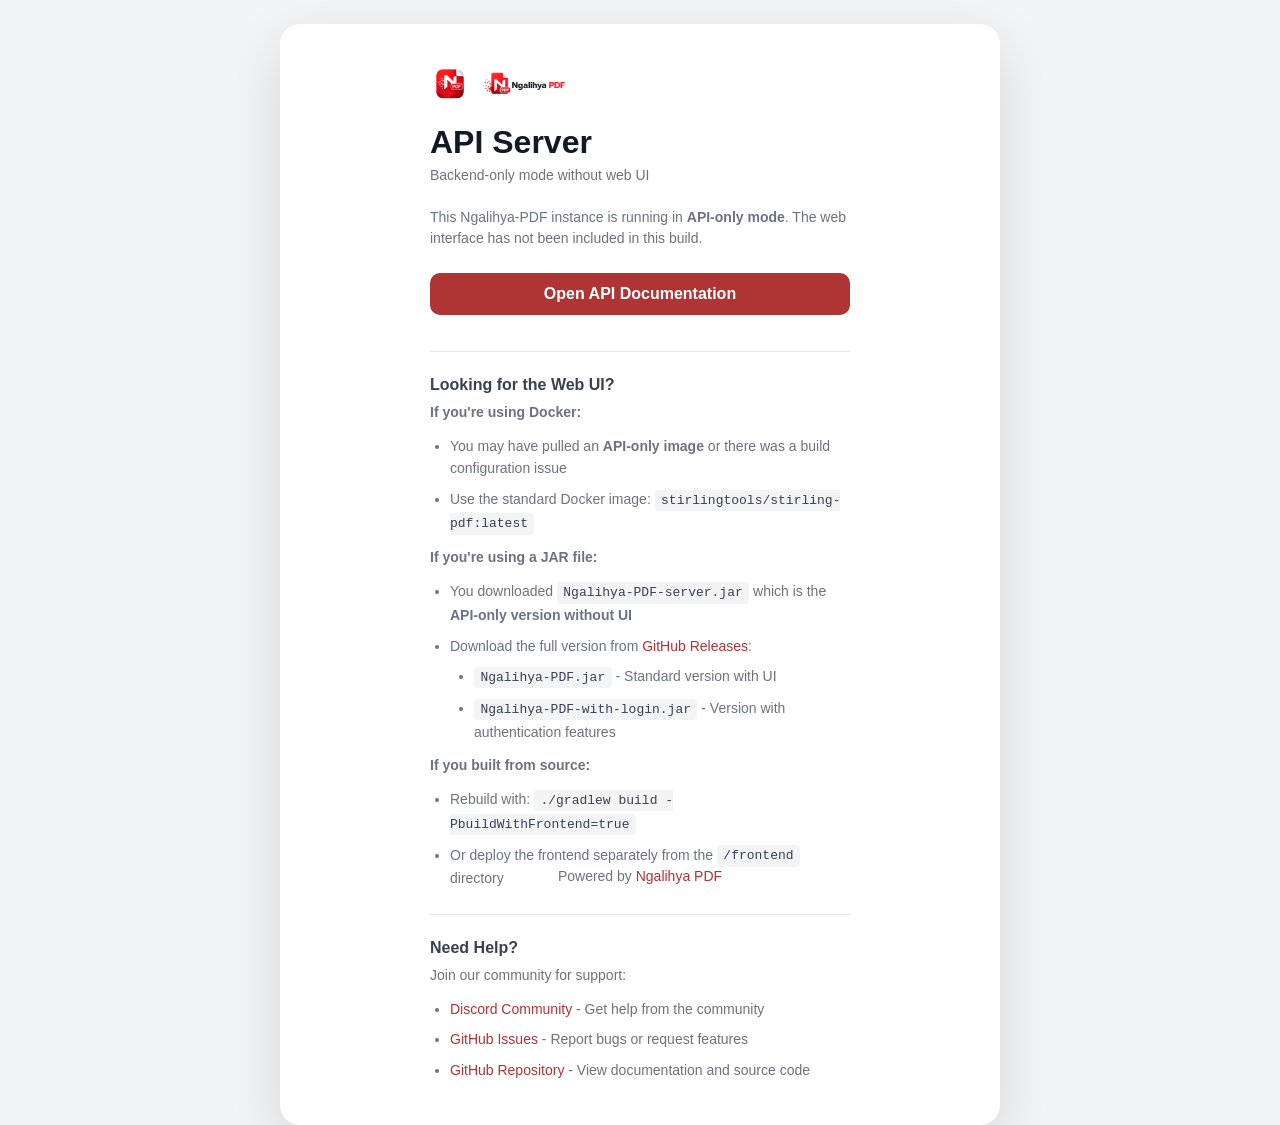
<file: app/core/src/main/resources/static/api-landing.html>
<!DOCTYPE html>
<html lang="en">
<head>
    <meta charset="utf-8">
    <meta name="description" content="Ngalihya-PDF API Server">
    <meta name="viewport" content="width=device-width, initial-scale=1.0">
    <title>Ngalihya-PDF - API Server</title>

    <!-- Icons -->
    <link rel="apple-touch-icon" sizes="180x180" href="apple-touch-icon.png">
    <link rel="icon" type="image/png" sizes="32x32" href="favicon-32x32.png">
    <link rel="icon" type="image/png" sizes="16x16" href="favicon-16x16.png">
    <link rel="shortcut icon" href="favicon.ico">

    <style>
        * {
            margin: 0;
            padding: 0;
            box-sizing: border-box;
        }

        body {
            font-family: -apple-system, BlinkMacSystemFont, "Segoe UI", Roboto, sans-serif;
            background-color: #f3f4f6;
            min-height: 100vh;
            display: flex;
            flex-direction: column;
            align-items: center;
            justify-content: center;
            padding: 1.5rem 1.5rem 0;
            overflow: auto;
        }

        .auth-card {
            width: min(45rem, 96vw);
            background-color: #ffffff;
            border-radius: 1.25rem;
            box-shadow: 0 1.25rem 3.75rem rgba(0, 0, 0, 0.12);
            overflow: hidden;
            display: flex;
            align-items: center;
            justify-content: center;
            padding: 2rem;
        }

        .auth-content {
            max-width: 26.25rem;
            width: 100%;
        }

        .login-header {
            margin-bottom: 1.5rem;
            margin-top: 0.5rem;
        }

        .login-header-logos {
            display: flex;
            align-items: center;
            gap: 0.75rem;
            margin-bottom: 1.25rem;
        }

        .login-logo-icon {
            width: 2.5rem;
            height: 2.5rem;
            border-radius: 0.5rem;
        }

        .login-logo-text {
            height: 2rem;
        }

        .login-title {
            font-size: 2rem;
            font-weight: 800;
            color: #111827;
            margin: 0 0 0.375rem;
        }

        .login-subtitle {
            color: #6b7280;
            font-size: 0.875rem;
            margin: 0;
        }

        .section {
            margin: 1.5rem 0 0.75rem;
        }

        .section-title {
            font-size: 1rem;
            font-weight: 600;
            color: #374151;
            margin-bottom: 0.5rem;
        }

        .section-text {
            font-size: 0.875rem;
            color: #6b7280;
            line-height: 1.5;
            margin-bottom: 0.75rem;
        }

        .section-list {
            font-size: 0.875rem;
            color: #6b7280;
            line-height: 1.6;
            margin-left: 1.25rem;
            margin-bottom: 0.75rem;
        }

        .section-list li {
            margin-bottom: 0.5rem;
        }

        .section-list a,
        .section-text a {
            color: #AF3434;
            text-decoration: none;
            font-weight: 500;
        }

        .section-list a:hover,
        .section-text a:hover {
            text-decoration: underline;
        }

        .code-inline {
            background-color: #f3f4f6;
            padding: 0.2rem 0.4rem;
            border-radius: 0.25rem;
            font-family: 'Courier New', monospace;
            font-size: 0.8125rem;
            color: #374151;
        }

        .cta-button {
            width: 100%;
            padding: 0.75rem 1rem;
            background-color: #AF3434;
            color: white;
            border: none;
            border-radius: 0.625rem;
            font-size: 1rem;
            font-weight: 600;
            cursor: pointer;
            text-decoration: none;
            display: inline-block;
            text-align: center;
            transition: background-color 0.2s;
            margin: 0.75rem 0;
        }

        .cta-button:hover {
            background-color: #9a2e2e;
        }

        .divider {
            margin: 1.5rem 0;
            border: 0;
            border-top: 1px solid #e5e7eb;
        }

        .footer-link {
            font-size: 0.875rem;
            color: #6b7280;
            text-align: center;
            display: block;
            margin-top: 1rem;
            text-decoration: none;
        }

        .footer-link:hover {
            color: #374151;
            text-decoration: underline;
        }

        .footer {
            position: fixed;
            bottom: 0;
            left: 0;
            right: 0;
            width: 100%;
            text-align: center;
            padding: 1rem;
            font-size: 0.875rem;
            color: #6b7280;
            background-color: transparent;
            z-index: 10;
        }

        .footer a {
            color: #AF3434;
            text-decoration: none;
        }

        .footer a:hover {
            text-decoration: underline;
        }
    </style>
</head>

<body>
    <div class="auth-card">
        <div class="auth-content">
            <div class="login-header">
                <div class="login-header-logos">
                    <img src="favicon.svg" alt="Ngalihya PDF" class="login-logo-icon">
                    <img src="api-wordmark.svg" alt="Ngalihya PDF" class="login-logo-text">
                </div>
                <h1 class="login-title">API Server</h1>
                <p class="login-subtitle">Backend-only mode without web UI</p>
            </div>

            <div class="section">
                <p class="section-text">
                    This Ngalihya-PDF instance is running in <strong>API-only mode</strong>. The web interface has not been included in this build.
                </p>
            </div>

            <a href="swagger-ui/index.html" class="cta-button">Open API Documentation</a>

            <hr class="divider">

            <div class="section">
                <h2 class="section-title">Looking for the Web UI?</h2>

                <p class="section-text"><strong>If you're using Docker:</strong></p>
                <ul class="section-list">
                    <li>You may have pulled an <strong>API-only image</strong> or there was a build configuration issue</li>
                    <li>Use the standard Docker image: <code class="code-inline">stirlingtools/stirling-pdf:latest</code></li>
                </ul>

                <p class="section-text"><strong>If you're using a JAR file:</strong></p>
                <ul class="section-list">
                    <li>You downloaded <code class="code-inline">Ngalihya-PDF-server.jar</code> which is the <strong>API-only version without UI</strong></li>
                    <li>Download the full version from <a href="https://github.com/Stirling-Tools/Ngalihya-PDF/releases" target="_blank">GitHub Releases</a>:</li>
                    <li style="margin-left: 1.5rem;"><code class="code-inline">Ngalihya-PDF.jar</code> - Standard version with UI</li>
                    <li style="margin-left: 1.5rem;"><code class="code-inline">Ngalihya-PDF-with-login.jar</code> - Version with authentication features</li>
                </ul>

                <p class="section-text"><strong>If you built from source:</strong></p>
                <ul class="section-list">
                    <li>Rebuild with: <code class="code-inline">./gradlew build -PbuildWithFrontend=true</code></li>
                    <li>Or deploy the frontend separately from the <code class="code-inline">/frontend</code> directory</li>
                </ul>
            </div>

            <hr class="divider">

            <div class="section">
                <h2 class="section-title">Need Help?</h2>
                <p class="section-text">Join our community for support:</p>
                <ul class="section-list">
                    <li><a href="https://discord.gg/Cn8pWhQRxZ" target="_blank">Discord Community</a> - Get help from the community</li>
                    <li><a href="https://github.com/Stirling-Tools/Ngalihya-PDF/issues" target="_blank">GitHub Issues</a> - Report bugs or request features</li>
                    <li><a href="https://github.com/Stirling-Tools/Ngalihya-PDF" target="_blank">GitHub Repository</a> - View documentation and source code</li>
                </ul>
            </div>
        </div>
    </div>

    <div class="footer">
        <span>Powered by </span>
        <a href="https://stirlingpdf.com">Ngalihya PDF</a>
    </div>
</body>
</html>
</file>
